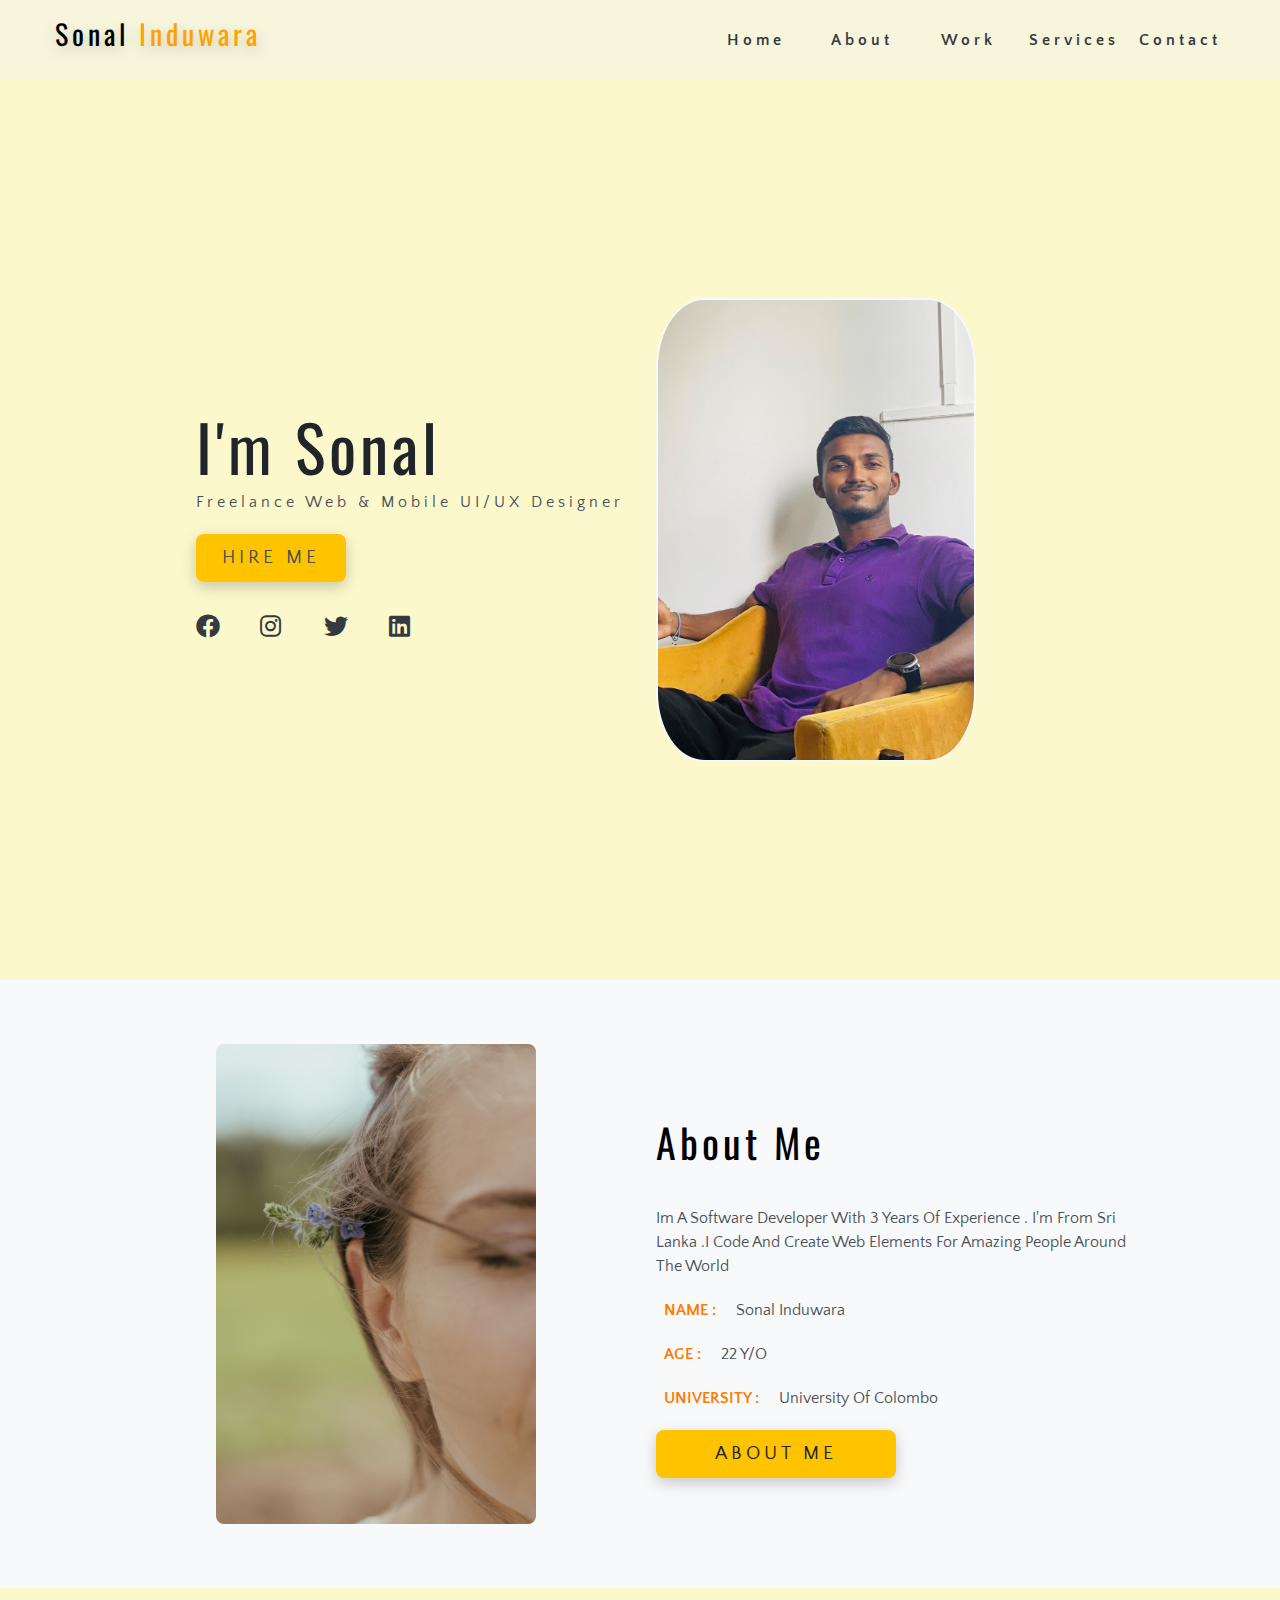
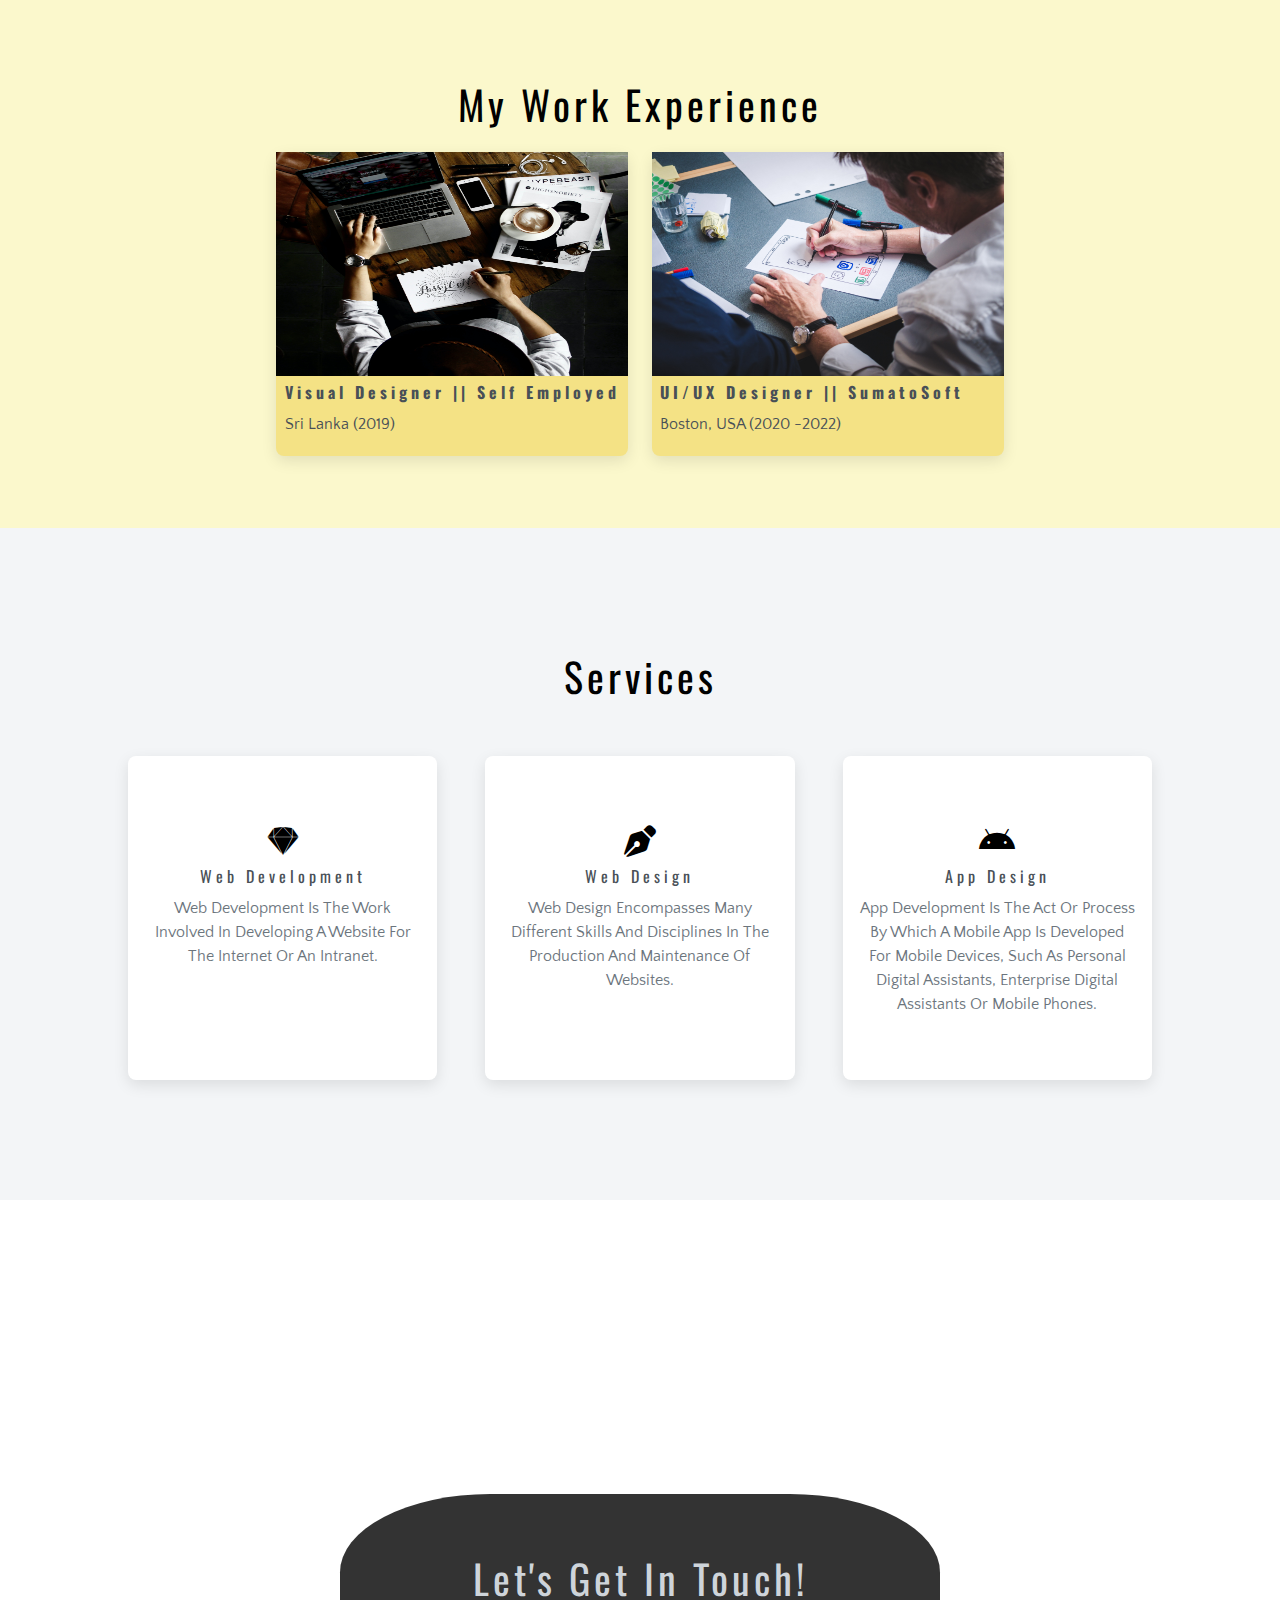
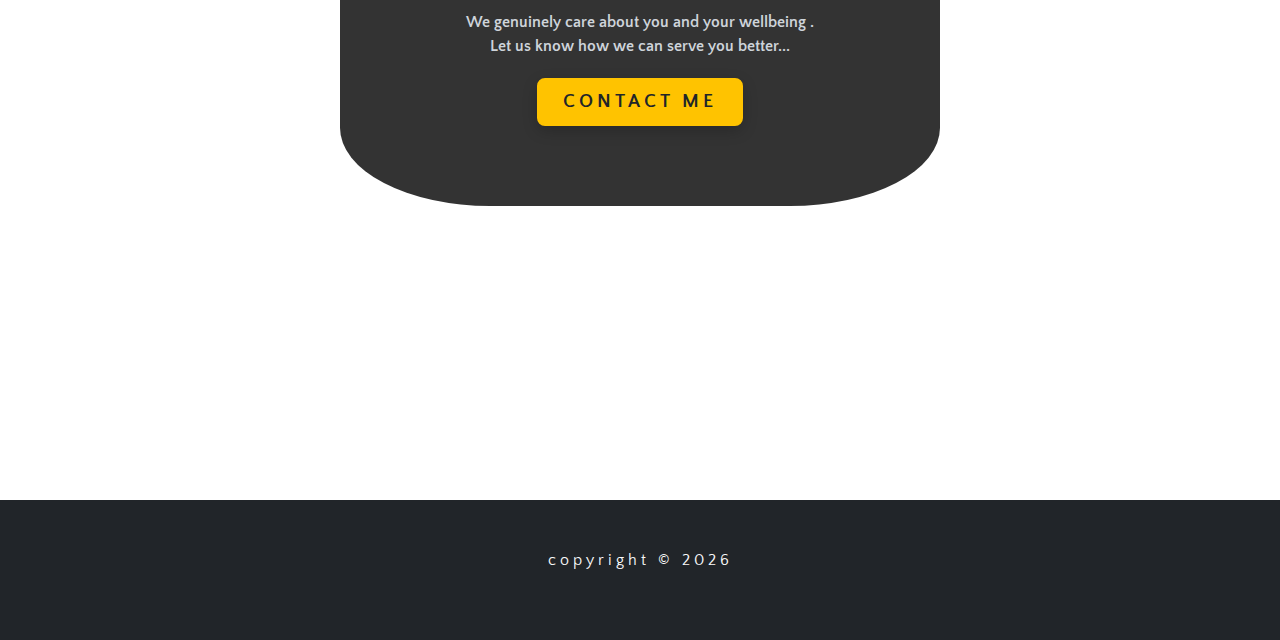
<file: index.html>
<!DOCTYPE html>
<html>
 <head>
   <title>Sonal Induwara</title>
   <!-- icon -->
   <link rel="icon" href="./images/favicon.ico" type="image/x-icon"/>

   <!-- font awesome -->
   <link rel="stylesheet" href="./fontawesome-free-6.2.1-web/css/all.css">

   <!-- bulma css -->
  <link rel="stylesheet" href="./bulma-0.9.4/bulma/css/bulma.min.css">

   <!-- style sheet -->
   <link rel="stylesheet" href="./css/main.css">
 </head>
 <body>








   <!-- navbar -->
   <nav class="nav" id="nav">
    <div class="nav-center">
      <!-- nav header -->
      <div class="nav-header">
        <div class="nav-icon nav-logo">
          <h3>
         Sonal <span>Induwara</span>
          </h3>
        </div>

        <button class="nav-btn" id="nav-btn">
          <i class="fas fa-bars"></i>
        </button>
      </div>
      <!-- nav-links -->
      <ul class="nav-links">
        <li>
          <a href="#home">home</a>
        </li>
        <li>
          <a href="#about">about</a>
        </li>
        <li>
          <a href="#work">Work</a>
        </li>
        <li>
          <a href="#services">Services</a>
        </li>
        <li>
          <a href="#contact">contact</a>
        </li>
      </ul>
    </div>
  </nav>
  <!-- end of navbar -->
  <!-- sidebar -->
  <aside class="sidebar" id="sidebar">
    <div>
      <button class="close-btn" id="close-btn">
        <i class="fas fa-times"></i>
      </button>
      <!-- nav-links -->
      <ul class="sidebar-links">
        <li>
          <a href="#home">home</a>
        </li>
        <li>
          <a href="#about">about</a>
        </li>
        <li>
          <a href="#work">work</a>
        </li>
        <li>
          <a href="#services">services</a>
        </li>
        <li>
          <a href="#contact">contact</a>
        </li>
      </ul>
      <!-- social icons -->
        <ul class=" social-icons ">
          <li>
            <a href="https://www.facebook.com/sonal.induwara.9/" class="social-icon" target="blank"><i class="fab fa-facebook"></i></a>
          </li>
          <li>
           <a href="https://www.instagram.com/sonal_induwara_/" class="social-icon" target="blank"><i class="fab fa-instagram"></i></a>
          </li>
          <li>
            <a href="https://twitter.com/" class="social-icon" target="blank"><i class="fab fa-twitter"></i></a>
          </li>
          <li>
            <a href="https://www.linkedin.com/in/sonal-induwara-63432323b/" class="social-icon" target="blank"><i class="fab fa-linkedin"></i></a>
          </li>
      </ul >
    </div>
  </aside>
  <!-- end of sidebar -->




























<!-- profile -->

  <section id="home" class="profile">
    <!-- intro -->
    <div class="profile-intro  section-center">
      <div class="profile-info">

        <h2>I'm Sonal</h2>
        <p>freelance web & mobile UI/UX designer </p>
        <a href="hire.html" class="btn btn-hire hire-me">hire me</a>
          <ul class="profile-icons">
            <li>
              <a href="https://www.facebook.com/sonal.induwara.9/" class="social-icon" target="blank"><i class="fab fa-facebook"></i></a>
            </li>
            <li>
             <a href="https://www.instagram.com/sonal_induwara_/" class="social-icon" target="blank"><i class="fab fa-instagram"></i></a>
            </li>
            <li>
              <a href="https://twitter.com/" class="social-icon" target="blank"><i class="fab fa-twitter"></i></a>
            </li>
            <li>
              <a href="https://www.linkedin.com/in/sonal-induwara-63432323b/" class="social-icon" target="blank"><i class="fab fa-linkedin"></i></a>
            </li>
          </ul>
        </div>
        <div class="profile-img">
          <img class="profile-photo"   src="./images/profile.jpg" alt="">
        </div>
        
      </div>
  </section>




<!--  end of profile -->

<!-- about section -->

<section id="about" class="about">
  <div class="about-center section-center">
  <!-- about image -->
  <div class="about-img">
    <img class="about-pic" src="./images/about-img.jpg" alt="">
  </div>
  
  <div class="about-content">
    
    <!-- about title -->
    <div class="about-title">
      <h2>about me</h2>
    </div>
    <div class="about-info">
      <div class="about-text">
        <p>Im a software developer with 3 years of experience . I'm from Sri Lanka .I code and create web elements for amazing people around the world</p>
      </div>
      <div class="about-details">
        <p><span>name :</span> sonal induwara</p>
        <p><span>age :</span> 22 y/O</p>
        <p><span>university :</span> university of colombo</p>
      </div>

      <div class="about-btn btn">
        <a href="about.html">About me</a>
      </div>
      
    </div>
  </div>
  
  

  </div>
  
</section>




<!-- end of about section -->

<!-- work section -->

  <section id="work" class="work">
    <div class="work-center section-center">
        <div class="work-title">
            <h2>my work experience</h2>
        </div>
        <div class="work-exp">
          <!-- exp  -->
          <div class="exp-tile">

            <div class="exp-img-container">
              <img src="./images/visual-design.jpg" alt="">
            </div>
            <div class="exp-info">
              <h3>
                <span>Visual Designer</span>
                || self employed
                
              </h3>
              <p>Sri Lanka (2019)</p>
            </div>
          </div>
          <!-- end of exp -->
          <!-- exp  -->
          <div class="exp-tile">
            
            <div class="exp-img-container">
              <img src="./images/ui-design.jpg" alt="">
            </div>
            <div class="exp-info">
              <h3>
                <span>UI/UX Designer</span> ||
                SumatoSoft
              </h3>
              <p>Boston, USA (2020 -2022)</p>
            </div>
          </div>
          <!-- end of exp -->
        </div>
    </div>

  </section>





<!-- end of work section -->

<!-- services -->
  <section id="services" class="services">
    <div class="service-container section-center">
      <div class="service-title">
        <h2>services</h2>
      </div>
      <div class="service-cards">

        <!-- service card -->
        <div class="service-card">
          <!-- service icon -->
          <div class="card-icon">
            <i class="fa-brands fa-sketch"></i>
          </div>
          <div class="card-title">
            <h4>web development</h4>
          </div>
          <div class="card-text">Web development is the work involved in developing a website for the Internet or an intranet. </div>
        </div>
        <!-- end of service card -->
        <!-- service card -->
        <div class="service-card">
          <!-- service icon -->
          <div class="card-icon">
            <i class="fa-solid fa-pen-nib"></i>
          </div>
          <div class="card-title">
            <h4>web design</h4>
          </div>
          <div class="card-text">Web design encompasses many different skills and disciplines in the production and maintenance of websites.</div>
        </div>
        <!-- end of service card -->
        <!-- service card -->
        <div class="service-card">
          <!-- service icon -->
          <div class="card-icon">
            <i class="fa-brands fa-android"></i>
          </div>
          <div class="card-title">
            <h4>app design</h4>
          </div>
          <div class="card-text"> app development is the act or process by which a mobile app is developed for mobile devices, such as personal digital assistants, enterprise digital assistants or mobile phones. </div>
        </div>
        <!-- end of service card -->
      </div>
    </div>
  </section>




<!-- end of services -->
<!-- contact -->

<section id="contact" class="contact">


  <div class="contact-card service-center">
    <div class="contact-title">
      <h2>Let's get in touch!</h2>
    </div>
    <div class="contact-text">
      <p>We genuinely care about you and your wellbeing . Let us know how we can serve you better...</p>
      <a href="contact.html" class="btn contact-btn">contact me</a>
    </div>
    
  </div>

</section>




<!-- end of contact -->


  <!-- footer -->
  <footer class="footer">
    <p class="copyrights">
     copyright &copy;
     <span id="date"> all right reserved.</span>
    </p>
   </footer>
   
   <!-- end of footer -->






<!-- script -->
<script src="./js/app.js"></script>


 </body>



</html>
</file>
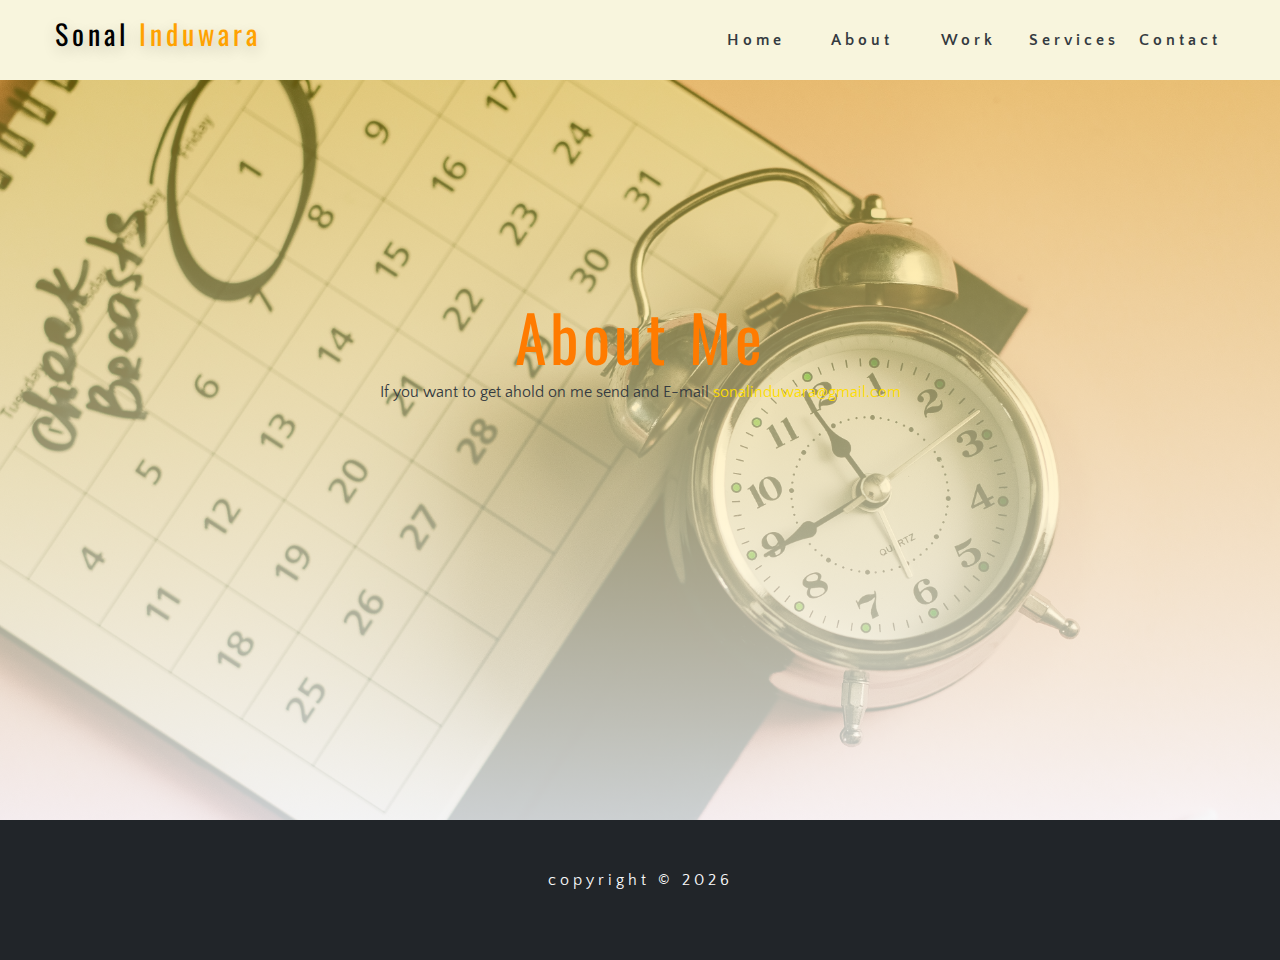
<file: about.html>
<!DOCTYPE html>
<html>
 <head>
   <title>About me</title>
   <!-- icon -->
   <link rel="icon" href="./images/favicon.ico" type="image/x-icon"/>

   <!-- font awesome -->
   <link rel="stylesheet" href="./fontawesome-free-6.2.1-web/css/all.css">

   <!-- bulma css -->
  <link rel="stylesheet" href="./bulma-0.9.4/bulma/css/bulma.min.css">

   <!-- style sheet -->
   <link rel="stylesheet" href="./css/main.css">
 </head>
 <body>








   <!-- navbar -->
   <nav class="nav" id="nav">
    <div class="nav-center">
      <!-- nav header -->
      <div class="nav-header">
        <div class="nav-icon nav-logo">
          <h3>
         Sonal <span>Induwara</span>
          </h3>
        </div>

        <button class="nav-btn" id="nav-btn">
          <i class="fas fa-bars"></i>
        </button>
      </div>
      <!-- nav-links -->
      <ul class="nav-links">
        <li>
          <a href="index.html#home">home</a>
        </li>
        <li>
          <a href="index.html#about">about</a>
        </li>
        <li>
          <a href="index.html#work">Work</a>
        </li>
        <li>
          <a href="index.html#services">Services</a>
        </li>
        <li>
          <a href="index.html#contact">contact</a>
        </li>
      </ul>
    </div>
  </nav>
  <!-- end of navbar -->
  <!-- sidebar -->
  <aside class="sidebar" id="sidebar">
    <div>
      <button class="close-btn" id="close-btn">
        <i class="fas fa-times"></i>
      </button>
      <!-- nav-links -->
      <ul class="sidebar-links">
        <li>
          <a href="index.html#home">home</a>
        </li>
        <li>
          <a href="index.html#about">about</a>
        </li>
        <li>
          <a href="index.html#work">work</a>
        </li>
        <li>
          <a href="index.html#services">services</a>
        </li>
        <li>
          <a href="index.html#contact">contact</a>
        </li>
      </ul>
      <!-- social icons -->
        <ul class=" social-icons ">
          <li>
            <a href="https://www.facebook.com/sonal.induwara.9/" class="social-icon" target="blank"><i class="fab fa-facebook"></i></a>
          </li>
          <li>
           <a href="https://www.instagram.com/sonal_induwara_/" class="social-icon" target="blank"><i class="fab fa-instagram"></i></a>
          </li>
          <li>
            <a href="https://twitter.com/" class="social-icon" target="blank"><i class="fab fa-twitter"></i></a>
          </li>
          <li>
            <a href="https://www.linkedin.com/in/sonal-induwara-63432323b/" class="social-icon" target="blank"><i class="fab fa-linkedin"></i></a>
          </li>
      </ul >
    </div>
  </aside>
  <!-- end of sidebar -->



     <!-- hire -->
     <section class="about-pg">
      <div class="about-pg-center section-center">
    <div class="about-pg-title">
     <h2>About me</h2>
    </div>
    <div class="about-pg-text">
     <p>If you want to get ahold on me send and E-mail <a href="#">sonalinduwara@gmail.com</a> </p>
    </div>
    
   </div>
   
   
   
  </section>
  
  
  <!--end  hire -->







  
  <!-- footer -->
  <footer class="footer">
   <p class="copyrights">
    copyright &copy;
    <span id="date"> all right reserved.</span>
   </p>
  </footer>
  
  <!-- end of footer -->






<!-- script -->
<script src="./js/app.js"></script>


</body>



</html>
</file>
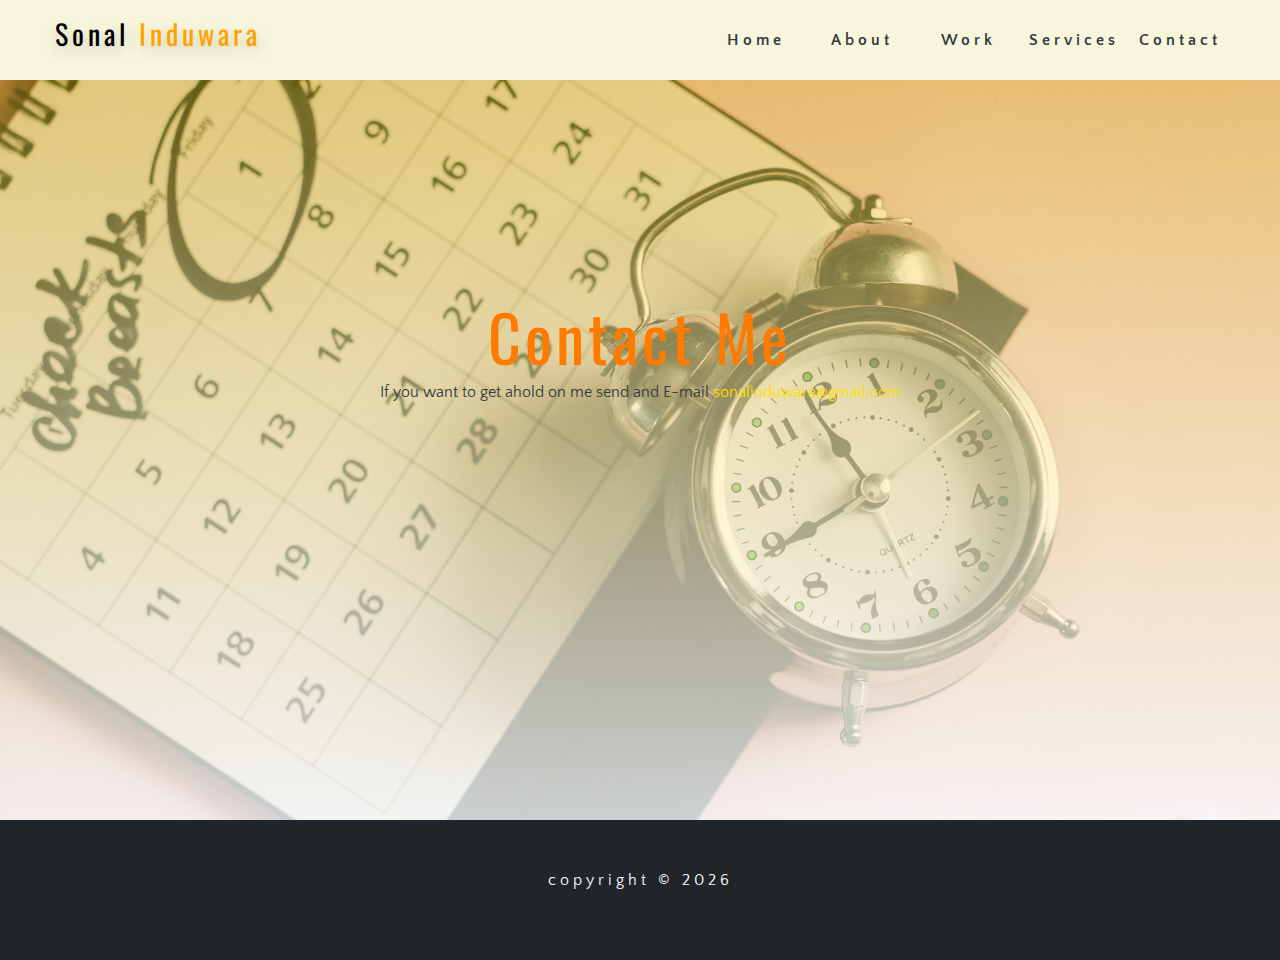
<file: contact.html>
<!DOCTYPE html>
<html>
 <head>
   <title>Contact me</title>
   <!-- icon -->
   <link rel="icon" href="./images/favicon.ico" type="image/x-icon"/>

   <!-- font awesome -->
   <link rel="stylesheet" href="./fontawesome-free-6.2.1-web/css/all.css">

   <!-- bulma css -->
  <link rel="stylesheet" href="./bulma-0.9.4/bulma/css/bulma.min.css">

   <!-- style sheet -->
   <link rel="stylesheet" href="./css/main.css">
 </head>
 <body>








   <!-- navbar -->
   <nav class="nav" id="nav">
    <div class="nav-center">
      <!-- nav header -->
      <div class="nav-header">
        <div class="nav-icon nav-logo">
          <h3>
         Sonal <span>Induwara</span>
          </h3>
        </div>

        <button class="nav-btn" id="nav-btn">
          <i class="fas fa-bars"></i>
        </button>
      </div>
      <!-- nav-links -->
      <ul class="nav-links">
        <li>
          <a href="index.html#home">home</a>
        </li>
        <li>
          <a href="index.html#about">about</a>
        </li>
        <li>
          <a href="index.html#work">Work</a>
        </li>
        <li>
          <a href="index.html#services">Services</a>
        </li>
        <li>
          <a href="index.html#contact">contact</a>
        </li>
      </ul>
    </div>
  </nav>
  <!-- end of navbar -->
  <!-- sidebar -->
  <aside class="sidebar" id="sidebar">
    <div>
      <button class="close-btn" id="close-btn">
        <i class="fas fa-times"></i>
      </button>
      <!-- nav-links -->
      <ul class="sidebar-links">
        <li>
          <a href="index.html#home">home</a>
        </li>
        <li>
          <a href="index.html#about">about</a>
        </li>
        <li>
          <a href="index.html#work">work</a>
        </li>
        <li>
          <a href="index.html#services">services</a>
        </li>
        <li>
          <a href="index.html#contact">contact</a>
        </li>
      </ul>
      <!-- social icons -->
        <ul class=" social-icons ">
          <li>
            <a href="https://www.facebook.com/sonal.induwara.9/" class="social-icon" target="blank"><i class="fab fa-facebook"></i></a>
          </li>
          <li>
           <a href="https://www.instagram.com/sonal_induwara_/" class="social-icon" target="blank"><i class="fab fa-instagram"></i></a>
          </li>
          <li>
            <a href="https://twitter.com/" class="social-icon" target="blank"><i class="fab fa-twitter"></i></a>
          </li>
          <li>
            <a href="https://www.linkedin.com/in/sonal-induwara-63432323b/" class="social-icon" target="blank"><i class="fab fa-linkedin"></i></a>
          </li>
      </ul >
    </div>
  </aside>
  <!-- end of sidebar -->



     <!-- hire -->
     <section class="contact-pg">
      <div class="contact-pg-center section-center">
    <div class="contact-pg-title">
     <h2>contact me</h2>
    </div>
    <div class="contact-pg-text">
     <p>If you want to get ahold on me send and E-mail <a href="#">sonalinduwara@gmail.com</a> </p>
    </div>
    
   </div>
   
   
   
  </section>
  
  
  <!--end  hire -->







  
  <!-- footer -->
  <footer class="footer">
   <p class="copyrights">
    copyright &copy;
    <span id="date"> all right reserved.</span>
   </p>
  </footer>
  
  <!-- end of footer -->






<!-- script -->
<script src="./js/app.js"></script>


</body>



</html>
</file>
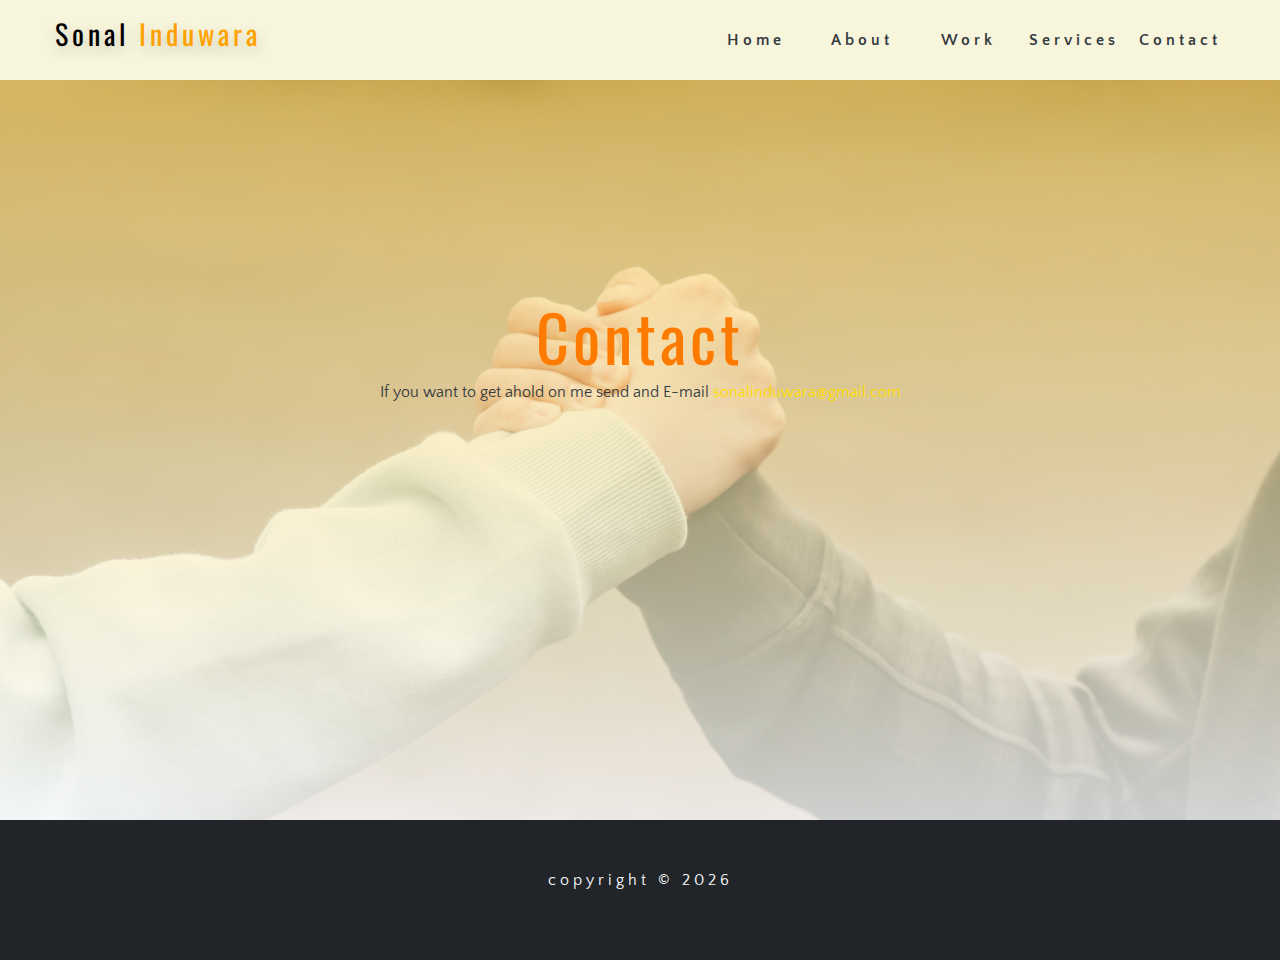
<file: hire.html>
<!DOCTYPE html>
<html>
 <head>
   <title>Hire me</title>
   <!-- icon -->
   <link rel="icon" href="./images/favicon.ico" type="image/x-icon"/>

   <!-- font awesome -->
   <link rel="stylesheet" href="./fontawesome-free-6.2.1-web/css/all.css">

   <!-- bulma css -->
  <link rel="stylesheet" href="./bulma-0.9.4/bulma/css/bulma.min.css">

   <!-- style sheet -->
   <link rel="stylesheet" href="./css/main.css">
 </head>
 <body>








   <!-- navbar -->
   <nav class="nav" id="nav">
    <div class="nav-center">
      <!-- nav header -->
      <div class="nav-header">
        <div class="nav-icon nav-logo">
          <h3>
         Sonal <span>Induwara</span>
          </h3>
        </div>

        <button class="nav-btn" id="nav-btn">
          <i class="fas fa-bars"></i>
        </button>
      </div>
      <!-- nav-links -->
      <ul class="nav-links">
        <li>
          <a href="index.html#home">home</a>
        </li>
        <li>
          <a href="index.html#about">about</a>
        </li>
        <li>
          <a href="index.html#work">Work</a>
        </li>
        <li>
          <a href="index.html#services">Services</a>
        </li>
        <li>
          <a href="index.html#contact">contact</a>
        </li>
      </ul>
    </div>
  </nav>
  <!-- end of navbar -->
  <!-- sidebar -->
  <aside class="sidebar" id="sidebar">
    <div>
      <button class="close-btn" id="close-btn">
        <i class="fas fa-times"></i>
      </button>
      <!-- nav-links -->
      <ul class="sidebar-links">
        <li>
          <a href="index.html#home">home</a>
        </li>
        <li>
          <a href="index.html#about">about</a>
        </li>
        <li>
          <a href="index.html#work">work</a>
        </li>
        <li>
          <a href="index.html#services">services</a>
        </li>
        <li>
          <a href="index.html#contact">contact</a>
        </li>
      </ul>
      <!-- social icons -->
        <ul class=" social-icons ">
          <li>
            <a href="https://www.facebook.com/sonal.induwara.9/" class="social-icon" target="blank"><i class="fab fa-facebook"></i></a>
          </li>
          <li>
           <a href="https://www.instagram.com/sonal_induwara_/" class="social-icon" target="blank"><i class="fab fa-instagram"></i></a>
          </li>
          <li>
            <a href="https://twitter.com/" class="social-icon" target="blank"><i class="fab fa-twitter"></i></a>
          </li>
          <li>
            <a href="https://www.linkedin.com/in/sonal-induwara-63432323b/" class="social-icon" target="blank"><i class="fab fa-linkedin"></i></a>
          </li>
      </ul >
    </div>
  </aside>
  <!-- end of sidebar -->



     <!-- hire -->
     <section class="hire">
      <div class="hire-center section-center">
    <div class="hire-title">
     <h2>Contact</h2>
    </div>
    <div class="hire-text">
     <p>If you want to get ahold on me send and E-mail <a href="#">sonalinduwara@gmail.com</a> </p>
    </div>
    
   </div>
   
   
   
  </section>
  
  
  <!--end  hire -->







  
  <!-- footer -->
  <footer class="footer">
   <p class="copyrights">
    copyright &copy;
    <span id="date"> all right reserved.</span>
   </p>
  </footer>
  
  <!-- end of footer -->






<!-- script -->
<script src="./js/app.js"></script>


</body>



</html>
</file>
<file: css/main.css>
/*
=============== 
Fonts
===============
*/


  @import url('https://fonts.googleapis.com/css2?family=Modak&family=Oswald:wght@300;400;500&family=Quattrocento+Sans&family=Roboto:ital,wght@0,400;0,700;1,400&display=swap');


:root {
 /* primary */
 
 --primaryClr-1:#fbf8cc;
 --primaryClr-2:#fdffb6;
 --primaryClr-3:#f4e285;
 --primaryClr-4:#f4d35e;
 --primaryClr-5:#ffea00;
 --primaryClr-6:#ffdd00;
 --primaryClr-7:rgb(255, 195, 0);
 --primaryClr-8:rgb(255, 162, 0);
 --primaryClr-9:#ff7b00;
 /* grey */
--greyClr-5:#212529;
--greyClr-4:#343a40;
--greyClr-3:rgb(73, 80, 87);
--greyClr-2:#6c757d;
--greyClr-1:#ced4da;

--clrWhite:#fff;
--clrWhite-2:#F8F9FA;
--clrWhite-3:#F3F5F7;
--clrWhite-4:#F8F5DD;


 --ff-primary: 'Oswald', sans-serif;
 --ff-secondary: 'Quattrocento Sans', sans-serif;
 --transition: all 0.3s linear;
 --spacing: 0.25rem;
 --radius: 0.5rem;
 --light-shadow: 0 5px 15px rgba(0, 0, 0, 0.1);
 --dark-shadow: 0 5px 15px rgba(0, 0, 0, 0.2);
 --max-width: 1170px;
}

/*
=============== 
global Variables
===============
*/

*{
  margin: 0;
  padding: 0;
  box-sizing: border-box;
}
body {
  font-family: var(--ff-secondary);
  background: var(--clr-white);
  color: var(--clr-grey-1);
  line-height: 1.5;
  font-size: 0.875rem;
}
ul {
  list-style-type: none;
}
a {
  text-decoration: none;
}
img{
  width: 100%;
  display: block;
}

h1,
h2,
h3,
h4 {
  letter-spacing: var(--spacing);
  text-transform: capitalize;
  line-height: 1.25;
  margin-bottom: 0.75rem;
  font-family: var(--ff-primary);
}
h1 {
  font-size: 3rem;
}
h2 {
  font-size: 2rem;
}
h3 {
  font-size: 1.25rem;
}
h4 {
  font-size: 0.875rem;
}
p {
  margin-bottom: 1.25rem;
  color: var(--clr-grey-5);
}
@media screen and (min-width: 800px) {
  h1 {
    font-size: 4rem;
  }
  h2 {
    font-size: 2.5rem;
  }
  h3 {
    font-size: 1.75rem;
  }
  h4 {
    font-size: 1rem;
  }
  body {
    font-size: 1rem;
  }
  h1,
  h2,
  h3,
  h4 {
    line-height: 1;
  }
}

.btn{
 padding :0.5rem 1.5rem;
 background: var(--primaryClr-7);
 border-radius: var(--radius);
 text-transform: uppercase;
 color: var(--greyClr-3);
 font-size: 1.2rem;
 letter-spacing: var(--spacing);
 border: 2px solid transparent;
 cursor: pointer;
 box-shadow: var(--dark-shadow);
 transition: var(--transition);
 display: inline-block;
 margin-bottom: 1rem;
}
.btn:hover{
 background: var(--primaryClr-4);
 border-color: var(--primaryClr-9);
}
.section-center{
 width: 90vw;
 max-width: 1170px;
 margin :0 auto;
}
.img{
 width: 100%;
 display: block;
}
/* @media  screen and (min-width:1170px) {
 .section-center{
  width: 95vw;
 }
 
} */
/* ===================================
Nav
====================================== */
/* .main-nav{
 position: fixed;
 background: var(--clrWhite-2);
 display: block;
 z-index: 2;
 box-shadow: var(--dark-shadow);
 width: 100%;
}
.nav-center{
 display: grid;
 grid-template-columns: repeat(3,1fr);
 align-items: center;
 text-align: center;
 padding: 0.725rem 0;
}
.nav-icon{
 font-size: 0.75rem;

}
.nav-icon h3{
 text-shadow: var(--dark-shadow);
 
}
.nav-icon span{
 color: var(--primaryClr-8);
}

.nav-links {

 grid-column:2/4;
}
.nav-link a{
 color: var(--greyClr-5);
 transition: var(--transition);
 justify-self: end;


}
.nav-links a:hover{
 color: var(--primaryClr-9);
}

 .nav-links{
 font-size: 1rem;
 display: inline-block;
 text-transform: capitalize;
 font-weight: 600;
 letter-spacing: var(--spacing);
 background: var(--clrWhite-2);
 justify-items: center;
 justify-self: end;

 }

 .nav-links{
  display: grid;
  grid-template-columns: repeat(4,1fr);
 }



 */



/*
=============== 
Navbar
===============
*/
.nav-links {
  display: none;
}
.nav {
  height: 5rem;
  padding: 1rem;
  display: grid;
  -webkit-box-align: center;
  align-items: center;
  -webkit-transition: var(--transition);
  transition: var(--transition);
}
.nav-center {
  width: 100%;
  max-width: 1170px;
  margin: 0 auto;
}
.nav-header {
  display: grid;
  grid-template-columns: auto 1fr;
  -webkit-box-align: center;
  align-items: center;
}
.nav-icon{
  font-size: 0.75rem;
 
 }
 .nav-icon h3{
  text-shadow: var(--dark-shadow);
  
 }
 .nav-icon span{
  color: var(--primaryClr-8);
 }
 
.nav-btn {
  background: transparent;
  border-color: transparent;
  color: var(--primaryClr-5);
  font-size: 2rem;
  cursor: pointer;
  justify-self: end;
}
@media screen and (min-width: 768px) {
  .nav {
    background: var(--clrWhite-4);
  }
  .nav-btn {
    display: none;
  }
  .nav-links {
    display: grid;
    grid-template-columns: repeat(5, 1fr);
    justify-items: center;
    -webkit-column-gap: 2rem;
    -moz-column-gap: 2rem;
    column-gap: 1rem;
    justify-self: end;
    max-width: 80%;
  }
  .nav-links a {
    text-transform: capitalize;
    color: var(--greyClr-4);
    font-weight: bold;
    letter-spacing: var(--spacing);
    -webkit-transition: var(--transition);
    transition: var(--transition);
  }
  .nav-links a:hover {
    color: var(--primaryClr-7);
  }
  .nav-center {
    display: grid;
    grid-template-columns: auto 1fr;
    -webkit-box-align: center;
    align-items: center;
  }
}
/* fixed navbar */
.navbar-fixed {
  position: fixed;
  top: 0;
  left: 0;
  width: 100%;
  background: var(--clrWhite-3);
  z-index: 2;
  box-shadow: var(--light-shadow);
}
/*
=============== 
Sidebar
===============
*/
.sidebar {
  position: fixed;
  top: 0;
  left: 0;
  width: 100%;
  height: 100%;
  background:rgba(73, 80, 87,0.9);
  z-index: 4;
  display: grid;
  /* align-items: center;
  justify-content: center; */
  place-items: center;
  -webkit-transition: var(--transition);
  transition: var(--transition);
  /* add later */
  -webkit-transform: translateX(-100%);
  transform: translateX(-100%);
}
/* toggle sidebar */
.show-sidebar {
  -webkit-transform: translateX(0);
  transform: translateX(0);
}
.sidebar-links {
  text-align: center;
}
.sidebar-links a {
  font-size: 2rem;
  text-transform: capitalize;
  -webkit-transition: var(--transition);
  transition: var(--transition);
  color: var(--clr-grey-5);
  letter-spacing: var(--spacing);
  display: inline-block;
  margin-bottom: 1.5rem;
  color: var(--greyClr-1);
}
.sidebar-links a:hover {
  color: var(--primaryClr-4);
}
.social-icons {
  display: grid;
  margin-top: 3rem;
  width: 20rem;
  grid-template-columns: repeat(4, 1fr);
  justify-items: center;
}
.social-icon {
  font-size: 1.5rem;
  color: var(--primaryClr-2);
  -webkit-transition: var(--transition);
  transition: var(--transition);
}
.social-icon:hover {
  color: var(--primaryClr-8);
}
.close-btn {
  position: absolute;
  top: 1rem;
  right: 1rem;
  font-size: 3rem;
  background: transparent;
  border: transparent;
  -webkit-transition: var(--transition);
  transition: var(--transition);
  color: #bb2525;
  cursor: pointer;
}
.close-btn:hover {
  color: #e66b6b;
}


















/* ===================================
profile
====================================== */

.profile{
 background:var(--primaryClr-1);
 height: 100vh;
 background-position: fixed;
}
.profile-intro h2{
 font-size: 4rem;
 text-transform: capitalize;
 color: var(--greyClr-5);
}
 .profile-intro p{
  color: var(--greyClr-3);
  font-weight: 500;
  font-size: 1rem;
  text-transform: capitalize;
  letter-spacing: var(--spacing);
 }
 .profile-intro{

  display: grid;
  grid-template-columns: 1fr;
  place-items: center;
  height: 100%;
  /* justify-items: center; */
 }
 /* .profile-info{
 margin: 0 auto;
 width: 60vw;
 max-width: 30rem;
text-align: left;
align-items: left;
border: 2px solid red;
} */

.profile-icons{
 width: 60%;
 display: grid;
 grid-template-columns: repeat(4,1fr);
 font-size: 1.5rem;
 margin-top: 0.75rem;
}
.profile-icons a{
  color: var(--greyClr-4);
}
.profile-icons i{
 transition: var(--transition);
}
.profile-icons i:hover{
 color: var(--primaryClr-7);
}
.btn-hire:hover{
 color: var(--primaryClr-9);
}
.profile-img{
 display: none;
 /* height: 1rem; */
 
}
.profile-photo{
 position: relative;
 max-width: 20rem;
 max-height: 30rem;
 /* padding: 1rem 0; */
 /* border: 2px solid blue; */
 background: var(--clrWhite-2);
 border:2px solid var(--clrWhite-2);
 border-radius: 15%;

}
/* .profile-photo::before {
 content: "";
 box-sizing: border-box;
 position: absolute;
 border: 0.25rem solid red;
 width: 100%;
 height: 100%;


} */
@media screen and (min-width:992px) {
 .profile-intro{
  grid-template-columns: 1fr 1fr;
  column-gap: 2rem;
  /* width:90vh; */
 }
 .profile-info{
  justify-self:right;
 }
 .profile-img{
  display: grid;
  grid-template-columns: 1fr;
  height: 100%;
  place-items: center;
  justify-self: left;
 }

}

/* ===================================
about
====================================== */

.about{
 margin: 0;
 height: 100%;
 padding: 2rem;
 background:var(--clrWhite-2);
 
}
.about-info{
 display:grid ;
 grid-template-rows: auto 1fr auto;
}
.about-center{
 width: 80vw;
 margin: 0 auto;
 display: grid;
place-items: center;
}
.about-img{
 justify-self: center;
 border-radius: var(--radius);
 object-fit: cover;
}

.about-img img{
 /* height: 20rem; */
 border-radius: var(--radius);
 max-height: 30rem;
}
.about-pic{
 object-fit: cover;
}

.about-title{
 padding: 2rem 0;
}
.about-info{
 /* padding :0 4rem; */
 font-weight: 500;
}
.about-text{
 color: var(--greyClr-3);
 font-size: 1rem;
 text-transform: capitalize;
 
}
.about-details{
 color: var(--greyClr-3);
 font-size: 1rem;
 text-transform: capitalize;
}
.about-details span{
 color:var(--primaryClr-9);
 font-weight: 900;
 margin-right: 1rem;
 margin-left: 0.5rem;
 text-transform: uppercase;
}
.about-btn{
 text-align: center;
 margin: 0;
 padding: 0.25 0.5rem;
 max-width: 15rem;
 color:var(--greyClr-5);
}
.about-btn a{
 color: inherit;
}
.about-btn:hover{
 color: var(--primaryClr-9);
 border-color: var(--primaryClr-4);
}

@media screen and (min-width:768px) {
 
 .about-center{
  display: grid;
  grid-template-columns: repeat(2,1fr);
  grid-column-gap: 2rem;
 }
 .about{
  padding: 4rem 0;
 }
 
}

/* ===================================
Work
====================================== */

.work{
 background:var(--primaryClr-1);
 /* height: 100vh; */
}

.work-title{
 margin-top: 2rem;
 font-size: 2rem;
 text-transform: uppercase;
 /* border: 2px solid red; */

}
.work-center{
 display:grid;
 padding: 4rem;
 /* grid-template-rows: ; */
 row-gap: 1rem;
 place-items: center;
 height: 80%;
 
 /* border: 2px solid red; */
}
.exp-tile{

 border-radius: var(--radius);
 background: var(--primaryClr-3);
 box-shadow: var(--light-shadow);
 transition: var(--transition);
 margin-bottom:0.5rem
 /* width: 100%; border: 2px solid red; */

}
.exp-tile:hover{
 box-shadow: var(--dark-shadow);
 transform: scale(1.025);
}


.exp-img-container img{
 height: 14rem;
}

.work-exp{
 display: grid;
}
.exp-info{
 text-align: left;
 padding: 0 0.525rem;
 padding-top:0.5rem ;
 color: var(--greyClr-3);
}
.exp-info h3{
 font-size: 1rem;
 color: var(--greyClr-3);
 font-weight: 800;
}
@media screen and (min-width:768px) {

 .work-exp{
  grid-template-columns: repeat(2,1fr);
  grid-column-gap:1.5rem;
 }
 
}

/* ===================================
Services
====================================== */
.services{
 background: var(--clrWhite-3);
}
.service-card{
 background: var(--clrWhite);
 max-width: 30rem;
 margin: 1rem auto;
 text-align: center;
 padding: 4rem 1rem;
 border-radius: var(--radius);
 transition: var(--transition);
 margin-bottom: 1.5rem;
 box-shadow: var(--light-shadow);
}
.service-container{
 padding: 6rem 4rem;
}
.service-cards{
 display: grid;
}
.card-title{
 letter-spacing: var(--spacing);
 font-weight: 1200;
 color: var(--greyClr-3);
}
.card-text{
 text-transform: capitalize;
 color: var(--greyClr-2);
}
.card-icon{
 font-size: 2rem;
}
.service-card:hover{
 background: var(--primaryClr-8);
 color: var(--clrWhite);
}
.service-card:hover .card-title{
 color: var(--clrWhite);
}
.service-card:hover .card-text{
 color: var(--clrWhite);
}

.service-title{
 text-align: center;
padding: 2rem 0;
}




@media screen and  (min-width:600px) {
 .service-cards{
  grid-template-columns: repeat(2,1fr);
  column-gap: 4rem;
 }
}
@media screen and  (min-width:992px) {
 .service-cards{
  grid-template-columns: repeat(3,1fr);
  column-gap: 3rem;
 }
}

.contact{
 background: url("../images/connect.jpg") center/cover fixed no-repeat;
 height: 100vh;
 display: grid;
 place-items: center;
 
}
 
.contact-card{
 margin: 0 auto;
 width: 70%;
 background: rgba(0, 0, 0, 0.8);
 text-align: center;
 border-radius: 25%;
 padding: 4rem 0;
 /* padding: 4rem; */
}
.contact-text{
 max-width: 60%;
 margin: 0 auto;
 color: var(--greyClr-1);
 font-weight: 600;
}
.contact-title{
 color: var(--greyClr-1);
}

.contact-btn{
 background: var(--primaryClr-7);
 color: var(--greyClr-5);
 border-color: var(--primaryClr-7);
}
.contact-btn:hover{
 
 background: transparent;
 color: var(--primaryClr-7);
 border-color: var(--primaryClr-7);
 }
 @media screen and (min-width:992px){
  .contact-card{
   width:600px ;
  }
 }


 /* =========================
footer
======================= */

.footer{
  background: var(--greyClr-5);
  text-align: center;
  padding: 2rem 1rem;
}
.footer p{
  letter-spacing: var(--spacing);
  display: inline-block;
  color: var(--clrWhite-2);
  padding: 1rem 1rem;
}


/* ===================================
Hire me
====================================== */

.hire{
  background: linear-gradient(rgba(255, 195, 0,0.4),rgba(255,255,255,0.8)) ,url("../images/hire.jpg") center/cover fixed ;
  height:calc(100vh - 10rem);
}
.hire-center{
  padding-top:5rem ;
  display: grid;
  grid-template-rows: 1fr 2fr;
  height: 100%;
  place-items: center;


}
.hire-title{
  color: var(--primaryClr-9);
  text-align: center;
  width: 100%;
  margin-top: auto;
}
.hire-title h2{
  font-size: 4rem;
}
.hire-text{
  text-align: center;
  margin-bottom: auto;
  width: 100%;
  color: var(--greyClr-4);
}
.hire-text a{
  color: var(--primaryClr-6);
}

/* ===================================
about-pg
====================================== */

.about-pg{
  background: linear-gradient(rgba(255, 195, 0,0.4),rgba(255,255,255,0.8)) ,url("../images/about.jpg") center/cover fixed ;
  height:calc(100vh - 10rem);
}
.about-pg-center{
  padding-top:5rem ;
  display: grid;
  grid-template-rows: 1fr 2fr;
  height: 100%;
  place-items: center;


}
.about-pg-title{
  color: var(--primaryClr-9);
  text-align: center;
  width: 100%;
  margin-top: auto;
}
.about-pg-title h2{
  font-size: 4rem;
}
.about-pg-text{
  text-align: center;
  margin-bottom: auto;
  width: 100%;
  color: var(--greyClr-4);
}
.about-pg-text a{
  color: var(--primaryClr-6);
}

/* ===================================
contact-pg
====================================== */

.contact-pg{
  background: linear-gradient(rgba(255, 195, 0,0.4),rgba(255,255,255,0.8)) ,url("../images/about.jpg") center/cover fixed ;
  height:calc(100vh - 10rem);
}
.contact-pg-center{
  padding-top:5rem ;
  display: grid;
  grid-template-rows: 1fr 2fr;
  height: 100%;
  place-items: center;


}
.contact-pg-title{
  color: var(--primaryClr-9);
  text-align: center;
  width: 100%;
  margin-top: auto;
}
.contact-pg-title h2{
  font-size: 4rem;
}
.contact-pg-text{
  text-align: center;
  margin-bottom: auto;
  width: 100%;
  color: var(--greyClr-4);
}
.contact-pg-text a{
  color: var(--primaryClr-6);
}
</file>
